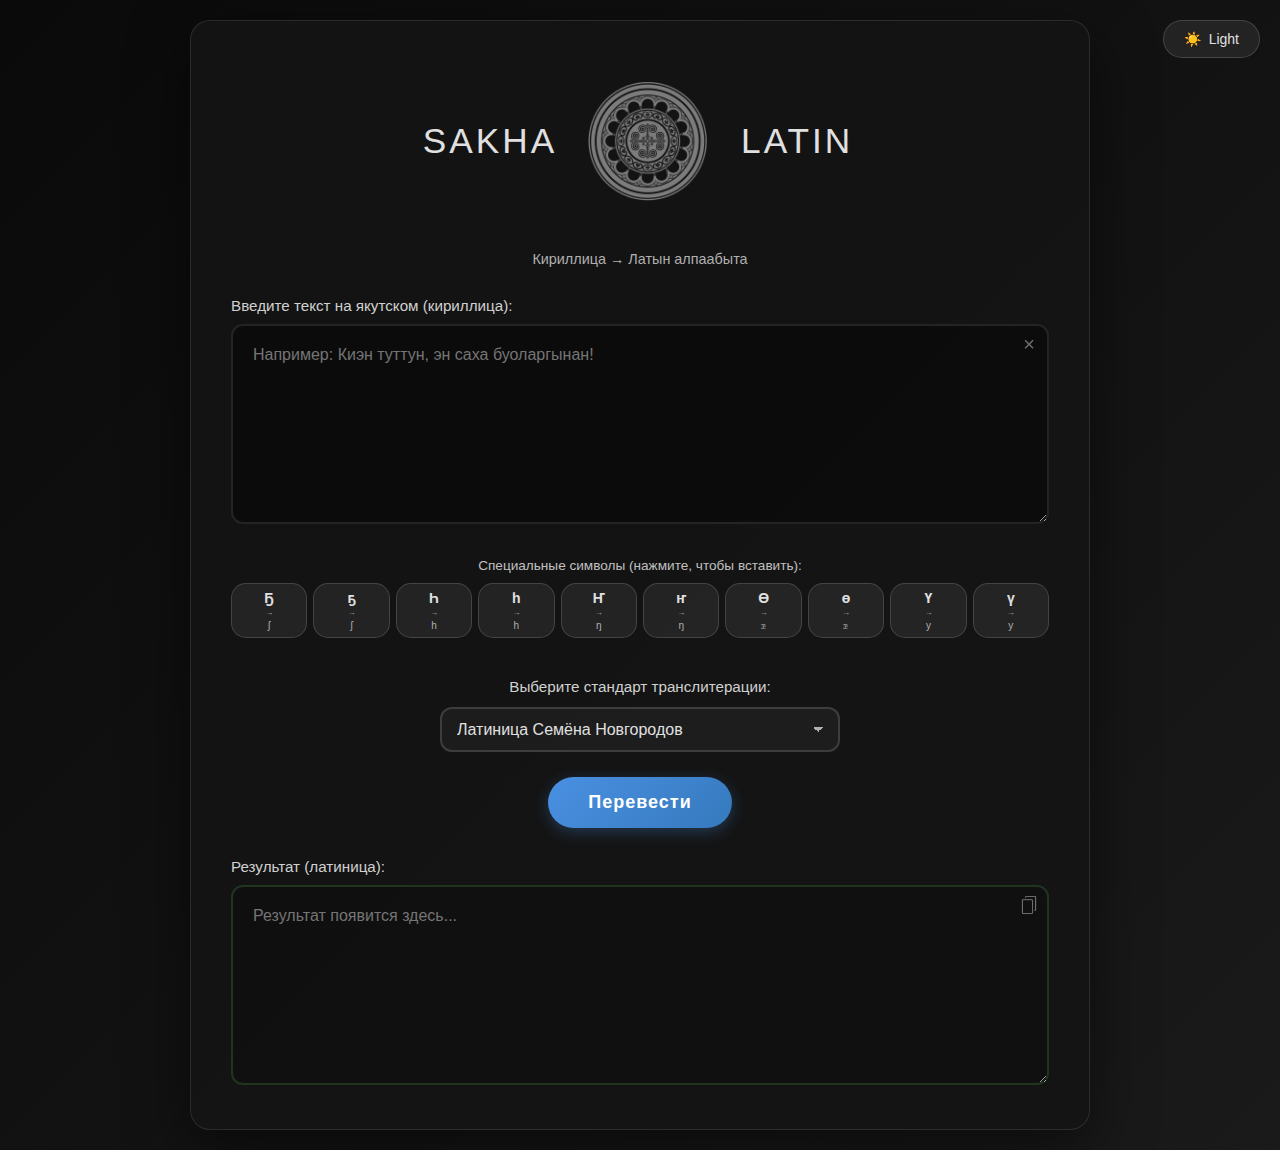
<file: yakut-transliterator.html>
<!DOCTYPE html>
<html lang="ru">
<head>
    <meta charset="UTF-8">
    <meta name="viewport" content="width=device-width, initial-scale=1.0">
    <title>Yakut (Sakha) Transliterator - Кириллица → Латиница</title>
    <link rel="stylesheet" href="yakut-transliterator.css"> 
</head>
<body>
    <button class="theme-toggle" id="theme-toggle" aria-label="Toggle theme">
        <span id="theme-icon">☀️</span>
        <span id="theme-text">Light</span>
    </button>

    <div class="container">
        <div class="logo-header">
            <div class="logo-text">Sakha</div>
            <div class="logo-container">
                <img src="haryskhal.png" alt="Logo" class="logo-image" />
            </div>
            <div class="logo-text">Latin</div>
        </div>
        <p class="subtitle">Кириллица → Латын алпаабыта</p>

        <div class="input-section">
            <label for="input-text">Введите текст на якутском (кириллица):</label>
            <div class="textarea-wrapper">
                <textarea id="input-text" placeholder="Например: Киэн туттун, эн саха буоларгынан!"></textarea>
                <button class="clear-btn" id="clear-btn" aria-label="Clear input" title="Clear">×</button>
            </div>
        </div>

        <div class="special-chars-section">
            <p class="special-chars-label">Специальные символы (нажмите, чтобы вставить):</p>
            <div class="special-chars-grid" id="special-chars-grid">
                </div>
        </div>

        <div class="alphabet-select-section">
            <label for="alphabet-select" style="margin-bottom: 12px; font-weight: 500;">Выберите стандарт транслитерации:</label>
            <select id="alphabet-select" class="alphabet-select">
                <option value="novgorodov">Латиница Семёна Новгородов</option>
                <option value="latin1929">Латиница (1929–1939)</option>
                <option value="botlingk">Алфавит Бётлингка</option>
                <option value="khitrov">Алфавит Хитрова</option>
            </select>
        </div>
        <div class="button-container">
            <button class="translate-btn" id="translate-btn">Перевести</button>
        </div>

        <div class="output-section">
            <label for="output-text">Результат (латиница):</label>
            <div class="textarea-wrapper">
                <textarea id="output-text" class="output-textarea" readonly placeholder="Результат появится здесь..."></textarea>
                <button class="copy-btn" id="copy-btn" aria-label="Copy output" title="Copy">
                    <img src="copy.png" alt="Copy" />
                </button>
            </div>
        </div>
    </div>

    <div class="toast" id="toast"></div>

    <script src="yakut-transliterator.js"></script>
</body>
</html>
</file>
<file: yakut-transliterator.css>
:root {
    /* Dark theme (default) */
    --bg-container: rgba(20, 20, 20, 0.95);
    --bg-textarea: rgba(10, 10, 10, 0.8);
    --bg-output: rgba(15, 15, 15, 0.9);
    --bg-char-btn: rgba(40, 40, 40, 0.8);
    --bg-char-btn-hover: rgba(60, 60, 60, 0.9);
    --bg-select: rgba(30, 30, 30, 0.9);
    --text-primary: #e0e0e0;
    --text-secondary: #b0b0b0;
    --text-label: #d0d0d0;
    --text-char-label: #c0c0c0;
    --border-color: rgba(255, 255, 255, 0.1);
    --border-textarea: rgba(255, 255, 255, 0.1);
    --border-output: rgba(100, 200, 100, 0.2);
    --border-char-btn: rgba(255, 255, 255, 0.15);
    --border-select: rgba(255, 255, 255, 0.15);
    --shadow-container: 0 20px 60px rgba(0, 0, 0, 0.5);
    --shadow-char-btn: 0 4px 12px rgba(255, 255, 255, 0.1);
}

[data-theme="light"] {
    /* Light theme */
    --bg-container: rgba(255, 255, 255, 0.95);
    --bg-textarea: rgba(250, 250, 250, 0.9);
    --bg-output: rgba(245, 255, 245, 0.9);
    --bg-char-btn: rgba(240, 240, 240, 0.9);
    --bg-char-btn-hover: rgba(220, 220, 220, 0.95);
    --bg-select: rgba(245, 245, 245, 0.9);
    --text-primary: #1a1a1a;
    --text-secondary: #666666;
    --text-label: #333333;
    --text-char-label: #555555;
    --border-color: rgba(0, 0, 0, 0.1);
    --border-textarea: rgba(0, 0, 0, 0.15);
    --border-output: rgba(50, 150, 50, 0.3);
    --border-char-btn: rgba(0, 0, 0, 0.2);
    --border-select: rgba(0, 0, 0, 0.2);
    --shadow-container: 0 20px 60px rgba(0, 0, 0, 0.15);
    --shadow-char-btn: 0 4px 12px rgba(0, 0, 0, 0.1);
}

* {
    margin: 0;
    padding: 0;
    box-sizing: border-box;
}

html {
    transition: background 0.3s ease;
}

html[data-theme="dark"] {
    background: linear-gradient(135deg, #0a0a0a 0%, #1a1a1a 100%);
}

html[data-theme="light"] {
    background: linear-gradient(135deg, #f5f5f5 0%, #e8e8e8 100%);
}

body {
    font-family: -apple-system, BlinkMacSystemFont, 'Segoe UI', Roboto, Oxygen, Ubuntu, Cantarell, sans-serif;
    background: transparent;
    color: var(--text-primary);
    min-height: 100vh;
    display: flex;
    flex-direction: column;
    align-items: center;
    justify-content: center;
    padding: 20px;
    position: relative;
    transition: color 0.3s ease;
}

.container {
    width: 100%;
    max-width: 900px;
    background: var(--bg-container);
    border-radius: 20px;
    padding: 40px;
    box-shadow: var(--shadow-container);
    border: 1px solid var(--border-color);
    transition: background 0.3s ease, border-color 0.3s ease, box-shadow 0.3s ease;
}

.theme-toggle {
    position: absolute;
    top: 20px;
    right: 20px;
    background: var(--bg-char-btn);
    border: 1px solid var(--border-char-btn);
    border-radius: 50px;
    padding: 10px 20px;
    cursor: pointer;
    font-size: 14px;
    color: var(--text-primary);
    display: flex;
    align-items: center;
    gap: 8px;
    transition: all 0.3s ease;
    z-index: 100;
}

.theme-toggle:hover {
    background: var(--bg-char-btn-hover);
    transform: translateY(-2px);
    box-shadow: var(--shadow-char-btn);
}

.logo-header {
    display: flex;
    align-items: center;
    justify-content: center;
    gap: 30px;
    margin-bottom: 30px;
    padding: 20px 0;
}

.logo-text {
    font-size: 2.2em;
    font-weight: 300;
    letter-spacing: 3px;
    color: var(--text-primary);
    text-transform: uppercase;
    min-width: 120px;
    text-align: center;
    transition: color 0.3s ease;
}

.logo-container {
    width: 120px;
    height: 120px;
    display: flex;
    align-items: center;
    justify-content: center;
    flex-shrink: 0;
}

.logo-image {
    width: 100%;
    height: 100%;
    object-fit: contain;
}

.subtitle {
    text-align: center;
    margin-bottom: 30px;
    color: var(--text-secondary);
    font-size: 0.9em;
    transition: color 0.3s ease;
}

.input-section {
    margin-bottom: 15px;
    position: relative;
}

.textarea-wrapper {
    position: relative;
}

label {
    display: block;
    margin-bottom: 10px;
    color: var(--text-label);
    font-size: 0.95em;
    font-weight: 500;
    transition: color 0.3s ease;
}

textarea {
    width: 100%;
    min-height: 200px;
    padding: 20px 50px 20px 20px;
    background: var(--bg-textarea);
    border: 2px solid var(--border-textarea);
    border-radius: 12px;
    color: var(--text-primary);
    font-size: 16px;
    font-family: inherit;
    resize: vertical;
    transition: border-color 0.3s ease, box-shadow 0.3s ease, background 0.3s ease, color 0.3s ease;
}

textarea:focus {
    outline: none;
    border-color: rgba(100, 150, 255, 0.5);
    box-shadow: 0 0 20px rgba(100, 150, 255, 0.2);
}

.clear-btn, .copy-btn {
    position: absolute;
    top: 10%;
    transform: translateY(-50%);
    right: 5px;
    background: transparent;
    border: none;
    cursor: pointer;
    font-size: 20px;
    color: var(--text-secondary);
    padding: 5px;
    border-radius: 50%;
    width: 30px;
    height: 30px;
    display: flex;
    align-items: center;
    justify-content: center;
    transition: all 0.3s ease;
    opacity: 0.6;
}

.clear-btn:hover, .copy-btn:hover {
    opacity: 1;
    background: var(--bg-char-btn);
    color: var(--text-primary);
    transform: translateY(-50%) scale(1.1);
}

.copy-btn img {
    width: 18px;
    height: 18px;
    object-fit: contain;
    transition: opacity 0.3s ease, filter 0.3s ease;
    pointer-events: none;
}

/* Dark theme: invert black icon to white */
html[data-theme="dark"] .copy-btn img {
    filter: invert(1) brightness(1.2);
    opacity: 0.7;
}

/* Light theme: keep icon dark */
html[data-theme="light"] .copy-btn img {
    filter: brightness(0.6);
    opacity: 0.6;
}

.copy-btn:hover img {
    opacity: 1;
}

html[data-theme="dark"] .copy-btn:hover img {
    filter: invert(1) brightness(1.5);
}

html[data-theme="light"] .copy-btn:hover img {
    filter: brightness(0.4);
}

.output-section {
    position: relative;
}

.copy-btn {
    right: 5px;
}

.button-container {
    display: flex;
    justify-content: center;
    margin-bottom: 30px;
}

.translate-btn {
    background: linear-gradient(135deg, #4a90e2 0%, #357abd 100%);
    color: white;
    border: none;
    padding: 15px 40px;
    font-size: 18px;
    font-weight: 600;
    border-radius: 50px;
    cursor: pointer;
    transition: all 0.3s ease;
    box-shadow: 0 4px 15px rgba(74, 144, 226, 0.3);
    letter-spacing: 1px;
}

.translate-btn:hover {
    transform: translateY(-2px);
    box-shadow: 0 6px 25px rgba(74, 144, 226, 0.5);
    background: linear-gradient(135deg, #5aa0f2 0%, #458acd 100%);
}

.translate-btn:active {
    transform: translateY(0);
}

.output-section {
    margin-top: 30px;
}

.output-textarea {
    background: var(--bg-output);
    border: 2px solid var(--border-output);
    padding: 20px 50px 20px 20px;
    transition: border-color 0.3s ease, box-shadow 0.3s ease, background 0.3s ease;
}

.output-textarea:focus {
    border-color: rgba(100, 200, 100, 0.4);
    box-shadow: 0 0 20px rgba(100, 200, 100, 0.15);
}

.special-chars-section {
    margin-top: 15px;
    margin-bottom: 25px;
    padding: 15px 0;
}

.special-chars-label {
    margin-bottom: 10px;
    color: var(--text-char-label);
    font-size: 0.85em;
    text-align: center;
    transition: color 0.3s ease;
}

.special-chars-grid {
    display: grid;
    grid-template-columns: repeat(auto-fit, minmax(50px, 1fr));
    gap: 6px;
    max-width: 100%;
    margin: 0 auto;
}

.char-btn {
    background: var(--bg-char-btn);
    color: var(--text-primary);
    border: 1px solid var(--border-char-btn);
    padding: 6px 4px;
    border-radius: 15px;
    cursor: pointer;
    font-size: 12px;
    font-weight: 500;
    transition: all 0.3s ease;
    display: flex;
    flex-direction: column;
    align-items: center;
    gap: 2px;
}

.char-btn:hover {
    background: var(--bg-char-btn-hover);
    border-color: var(--border-char-btn);
    transform: translateY(-2px);
    box-shadow: var(--shadow-char-btn);
}

.char-btn:active {
    transform: translateY(0);
}

.char-cyrillic {
    font-size: 14px;
    font-weight: 600;
}

.char-latin {
    font-size: 10px;
    color: var(--text-secondary);
    margin-top: 1px;
}

.arrow {
    color: var(--text-secondary);
    font-size: 8px;
}

/* New styles for the dropdown */
.alphabet-select-section {
    margin-bottom: 25px;
    text-align: center;
}

.alphabet-select {
    width: 100%;
    max-width: 400px;
    padding: 12px 15px;
    font-size: 16px;
    font-weight: 500;
    color: var(--text-primary);
    background-color: var(--bg-select);
    border: 2px solid var(--border-select);
    border-radius: 12px;
    cursor: pointer;
    appearance: none;
    -webkit-appearance: none;
    background-image: linear-gradient(45deg, transparent 50%, var(--text-secondary) 50%), linear-gradient(135deg, var(--text-secondary) 50%, transparent 50%);
    background-position: calc(100% - 20px) calc(1em + 2px), calc(100% - 15px) calc(1em + 2px);
    background-size: 5px 5px, 5px 5px;
    background-repeat: no-repeat;
    transition: all 0.3s ease;
}

.alphabet-select:focus {
    outline: none;
    border-color: rgba(100, 150, 255, 0.5);
    box-shadow: 0 0 20px rgba(100, 150, 255, 0.2);
}

.alphabet-select option {
    background: var(--bg-container);
    color: var(--text-primary);
    padding: 10px;
}

.toast {
    position: fixed;
    bottom: 20px;
    right: 20px;
    background: var(--bg-container);
    color: var(--text-primary);
    padding: 12px 20px;
    border-radius: 8px;
    box-shadow: var(--shadow-container);
    border: 1px solid var(--border-color);
    opacity: 0;
    transform: translateY(20px);
    transition: all 0.3s ease;
    z-index: 1000;
}

.toast.show {
    opacity: 1;
    transform: translateY(0);
}

@media (max-width: 768px) {
    .container {
        padding: 25px;
    }

    .theme-toggle {
        top: 10px;
        right: 10px;
        padding: 8px 15px;
        font-size: 12px;
    }

    .logo-header {
        gap: 15px;
        margin-bottom: 20px;
        padding: 15px 0;
    }

    .logo-text {
        font-size: 1.5em;
        min-width: 80px;
        letter-spacing: 2px;
    }

    .logo-container {
        width: 80px;
        height: 80px;
    }

    .special-chars-grid {
        grid-template-columns: repeat(auto-fit, minmax(45px, 1fr));
        gap: 5px;
    }

    .char-btn {
        padding: 5px 3px;
        font-size: 11px;
    }

    .char-cyrillic {
        font-size: 12px;
    }

    .char-latin {
        font-size: 9px;
    }

    .clear-btn, .copy-btn {
        width: 25px;
        height: 25px;
        font-size: 16px;
    }

    .copy-btn img {
        width: 16px;
        height: 16px;
    }
}
</file>
